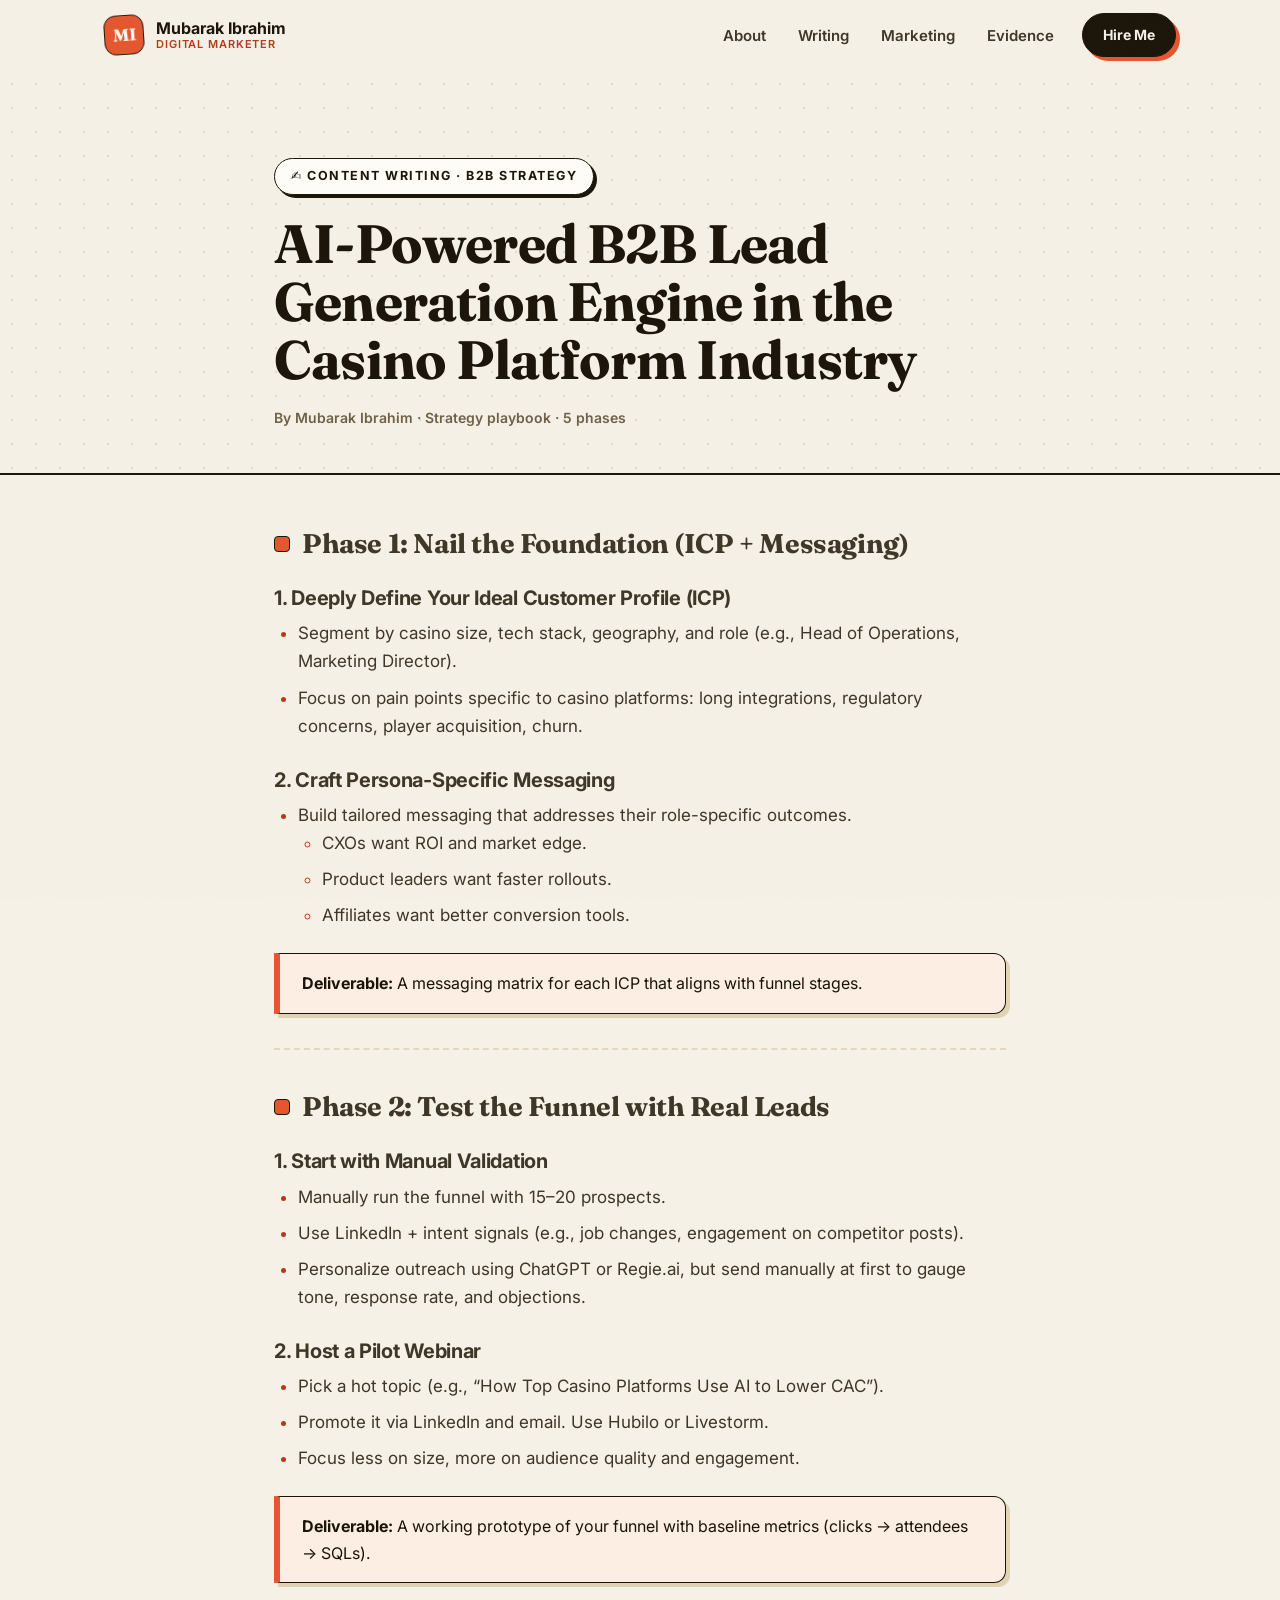
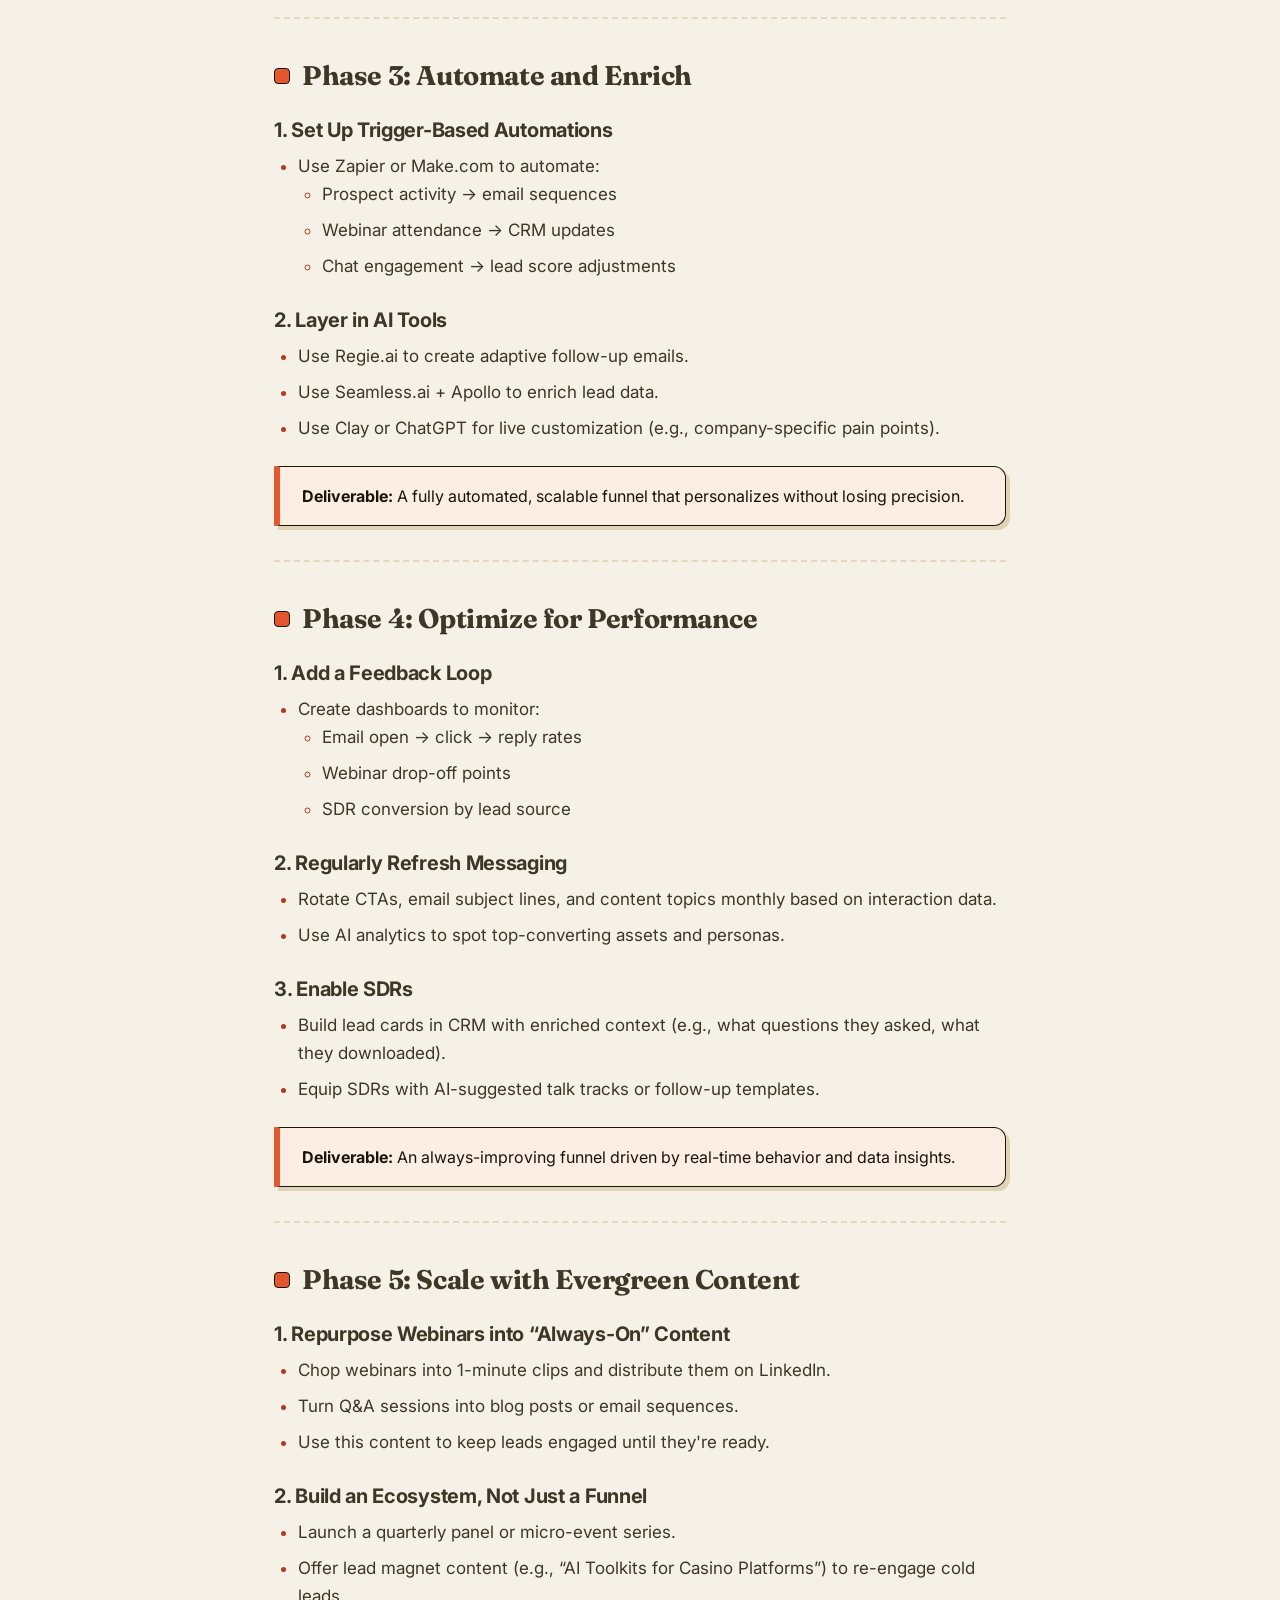
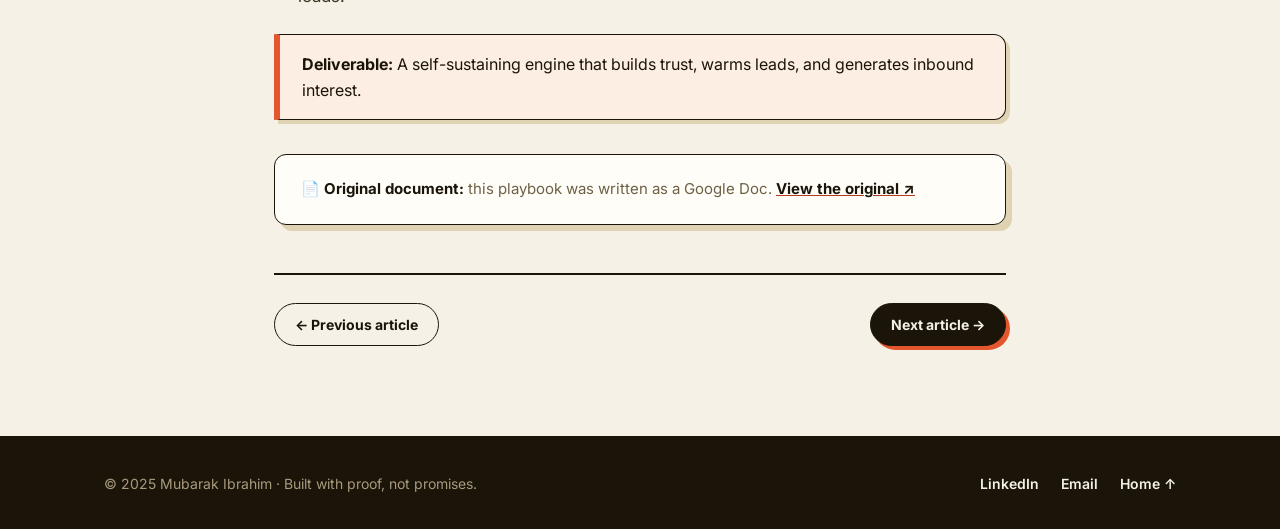
<file: articles/b2b-lead-generation.html>
<!DOCTYPE html>
<html lang="en">
<head>
  <meta charset="UTF-8" />
  <meta name="viewport" content="width=device-width, initial-scale=1.0" />
  <title>AI-Powered B2B Lead Generation Engine — Mubarak Ibrahim</title>
  <meta name="description" content="B2B strategy playbook by Mubarak Ibrahim: a 5-phase plan for building an AI-powered lead generation engine in the casino platform industry." />
  <link rel="icon" href="data:image/svg+xml,%3Csvg xmlns='http://www.w3.org/2000/svg' viewBox='0 0 64 64'%3E%3Crect width='64' height='64' rx='14' fill='%231c1917'/%3E%3Ctext x='32' y='43' font-family='Georgia,serif' font-size='30' font-weight='bold' fill='white' text-anchor='middle'%3EMI%3C/text%3E%3C/svg%3E" />
  <link rel="preconnect" href="https://fonts.googleapis.com" />
  <link rel="preconnect" href="https://fonts.gstatic.com" crossorigin />
  <link href="https://fonts.googleapis.com/css2?family=Fraunces:opsz,wght@9..144,500;9..144,600;9..144,700&family=Inter:wght@400;500;600;700&display=swap" rel="stylesheet" />
  <link rel="stylesheet" href="../assets/css/style.css" />
</head>
<body>
  <nav class="nav" id="nav">
    <div class="nav-inner">
      <a class="brand" href="../index.html">
        <span class="brand-mark">MI</span>
        <span class="brand-name">Mubarak Ibrahim<small>Digital Marketer</small></span>
      </a>
      <ul class="nav-links" id="navLinks">
        <li><a href="../index.html#about">About</a></li>
        <li><a href="../index.html#writing">Writing</a></li>
        <li><a href="../index.html#marketing">Marketing</a></li>
        <li><a href="../index.html#evidence">Evidence</a></li>
        <li class="nav-cta"><a class="btn btn-primary btn-sm" href="../index.html#contact">Hire Me</a></li>
      </ul>
      <button class="hamburger" id="hamburger" aria-label="Menu" aria-expanded="false">☰</button>
    </div>
  </nav>

  <header class="article-hero">
    <div class="container">
      <span class="eyebrow">✍️ Content Writing · B2B Strategy</span>
      <h1>AI-Powered B2B Lead Generation Engine in the Casino Platform Industry</h1>
      <p class="article-meta">By Mubarak Ibrahim · Strategy playbook · 5 phases</p>
    </div>
  </header>

  <article class="article-body">
    <div class="container prose">
      <h2>Phase 1: Nail the Foundation (ICP + Messaging)</h2>
      <h3>1. Deeply Define Your Ideal Customer Profile (ICP)</h3>
      <ul>
        <li>Segment by casino size, tech stack, geography, and role (e.g., Head of Operations, Marketing Director).</li>
        <li>Focus on pain points specific to casino platforms: long integrations, regulatory concerns, player acquisition, churn.</li>
      </ul>
      <h3>2. Craft Persona-Specific Messaging</h3>
      <ul>
        <li>Build tailored messaging that addresses their role-specific outcomes.
          <ul>
            <li>CXOs want ROI and market edge.</li>
            <li>Product leaders want faster rollouts.</li>
            <li>Affiliates want better conversion tools.</li>
          </ul>
        </li>
      </ul>
      <blockquote><strong>Deliverable:</strong> A messaging matrix for each ICP that aligns with funnel stages.</blockquote>
      <hr />

      <h2>Phase 2: Test the Funnel with Real Leads</h2>
      <h3>1. Start with Manual Validation</h3>
      <ul>
        <li>Manually run the funnel with 15–20 prospects.</li>
        <li>Use LinkedIn + intent signals (e.g., job changes, engagement on competitor posts).</li>
        <li>Personalize outreach using ChatGPT or Regie.ai, but send manually at first to gauge tone, response rate, and objections.</li>
      </ul>
      <h3>2. Host a Pilot Webinar</h3>
      <ul>
        <li>Pick a hot topic (e.g., “How Top Casino Platforms Use AI to Lower CAC”).</li>
        <li>Promote it via LinkedIn and email. Use Hubilo or Livestorm.</li>
        <li>Focus less on size, more on audience quality and engagement.</li>
      </ul>
      <blockquote><strong>Deliverable:</strong> A working prototype of your funnel with baseline metrics (clicks → attendees → SQLs).</blockquote>
      <hr />

      <h2>Phase 3: Automate and Enrich</h2>
      <h3>1. Set Up Trigger-Based Automations</h3>
      <ul>
        <li>Use Zapier or Make.com to automate:
          <ul>
            <li>Prospect activity → email sequences</li>
            <li>Webinar attendance → CRM updates</li>
            <li>Chat engagement → lead score adjustments</li>
          </ul>
        </li>
      </ul>
      <h3>2. Layer in AI Tools</h3>
      <ul>
        <li>Use Regie.ai to create adaptive follow-up emails.</li>
        <li>Use Seamless.ai + Apollo to enrich lead data.</li>
        <li>Use Clay or ChatGPT for live customization (e.g., company-specific pain points).</li>
      </ul>
      <blockquote><strong>Deliverable:</strong> A fully automated, scalable funnel that personalizes without losing precision.</blockquote>
      <hr />

      <h2>Phase 4: Optimize for Performance</h2>
      <h3>1. Add a Feedback Loop</h3>
      <ul>
        <li>Create dashboards to monitor:
          <ul>
            <li>Email open → click → reply rates</li>
            <li>Webinar drop-off points</li>
            <li>SDR conversion by lead source</li>
          </ul>
        </li>
      </ul>
      <h3>2. Regularly Refresh Messaging</h3>
      <ul>
        <li>Rotate CTAs, email subject lines, and content topics monthly based on interaction data.</li>
        <li>Use AI analytics to spot top-converting assets and personas.</li>
      </ul>
      <h3>3. Enable SDRs</h3>
      <ul>
        <li>Build lead cards in CRM with enriched context (e.g., what questions they asked, what they downloaded).</li>
        <li>Equip SDRs with AI-suggested talk tracks or follow-up templates.</li>
      </ul>
      <blockquote><strong>Deliverable:</strong> An always-improving funnel driven by real-time behavior and data insights.</blockquote>
      <hr />

      <h2>Phase 5: Scale with Evergreen Content</h2>
      <h3>1. Repurpose Webinars into “Always-On” Content</h3>
      <ul>
        <li>Chop webinars into 1-minute clips and distribute them on LinkedIn.</li>
        <li>Turn Q&amp;A sessions into blog posts or email sequences.</li>
        <li>Use this content to keep leads engaged until they're ready.</li>
      </ul>
      <h3>2. Build an Ecosystem, Not Just a Funnel</h3>
      <ul>
        <li>Launch a quarterly panel or micro-event series.</li>
        <li>Offer lead magnet content (e.g., “AI Toolkits for Casino Platforms”) to re-engage cold leads.</li>
      </ul>
      <blockquote><strong>Deliverable:</strong> A self-sustaining engine that builds trust, warms leads, and generates inbound interest.</blockquote>

      <div class="callout">
        <p>📄 <strong>Original document:</strong> this playbook was written as a Google Doc.
          <a href="https://drive.google.com/file/d/11D16DRTC5qL5moirmEOJ-NyrhL7PH-spTAf7kSePG1E/view" target="_blank" rel="noopener"><strong>View the original ↗</strong></a>
        </p>
      </div>

      <div class="article-nav">
        <a class="btn btn-ghost btn-sm" href="yzy-memecoin.html">← Previous article</a>
        <a class="btn btn-primary btn-sm" href="volkswagen-esg.html">Next article →</a>
      </div>
    </div>
  </article>

  <footer>
    <div class="container footer-inner">
      <p>© 2025 Mubarak Ibrahim · Built with proof, not promises.</p>
      <div class="footer-links">
        <a href="https://www.linkedin.com/in/ibrahim-mubarak-333363290" target="_blank" rel="noopener">LinkedIn</a>
        <a href="mailto:Oyinwonuoola@gmail.com">Email</a>
        <a href="../index.html">Home ↑</a>
      </div>
    </div>
  </footer>
  <script src="../assets/js/main.js"></script>
</body>
</html>
</file>
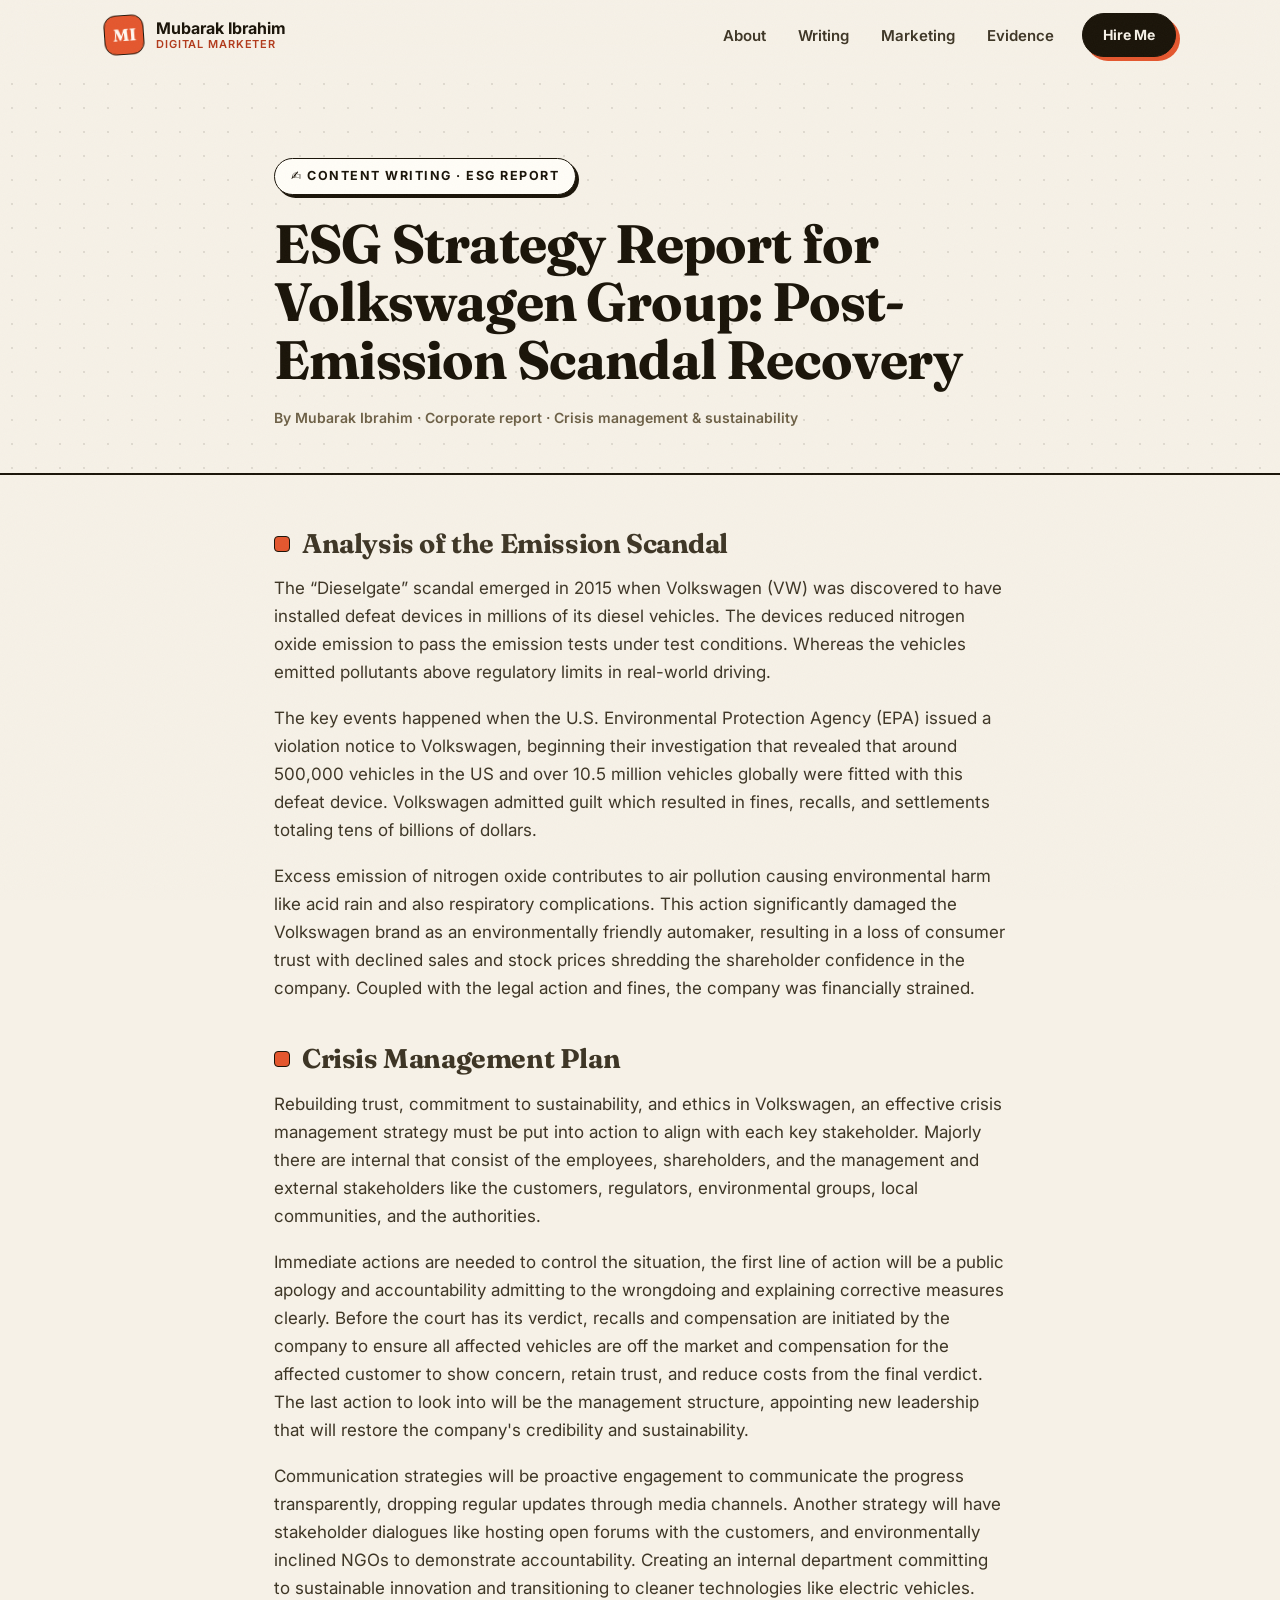
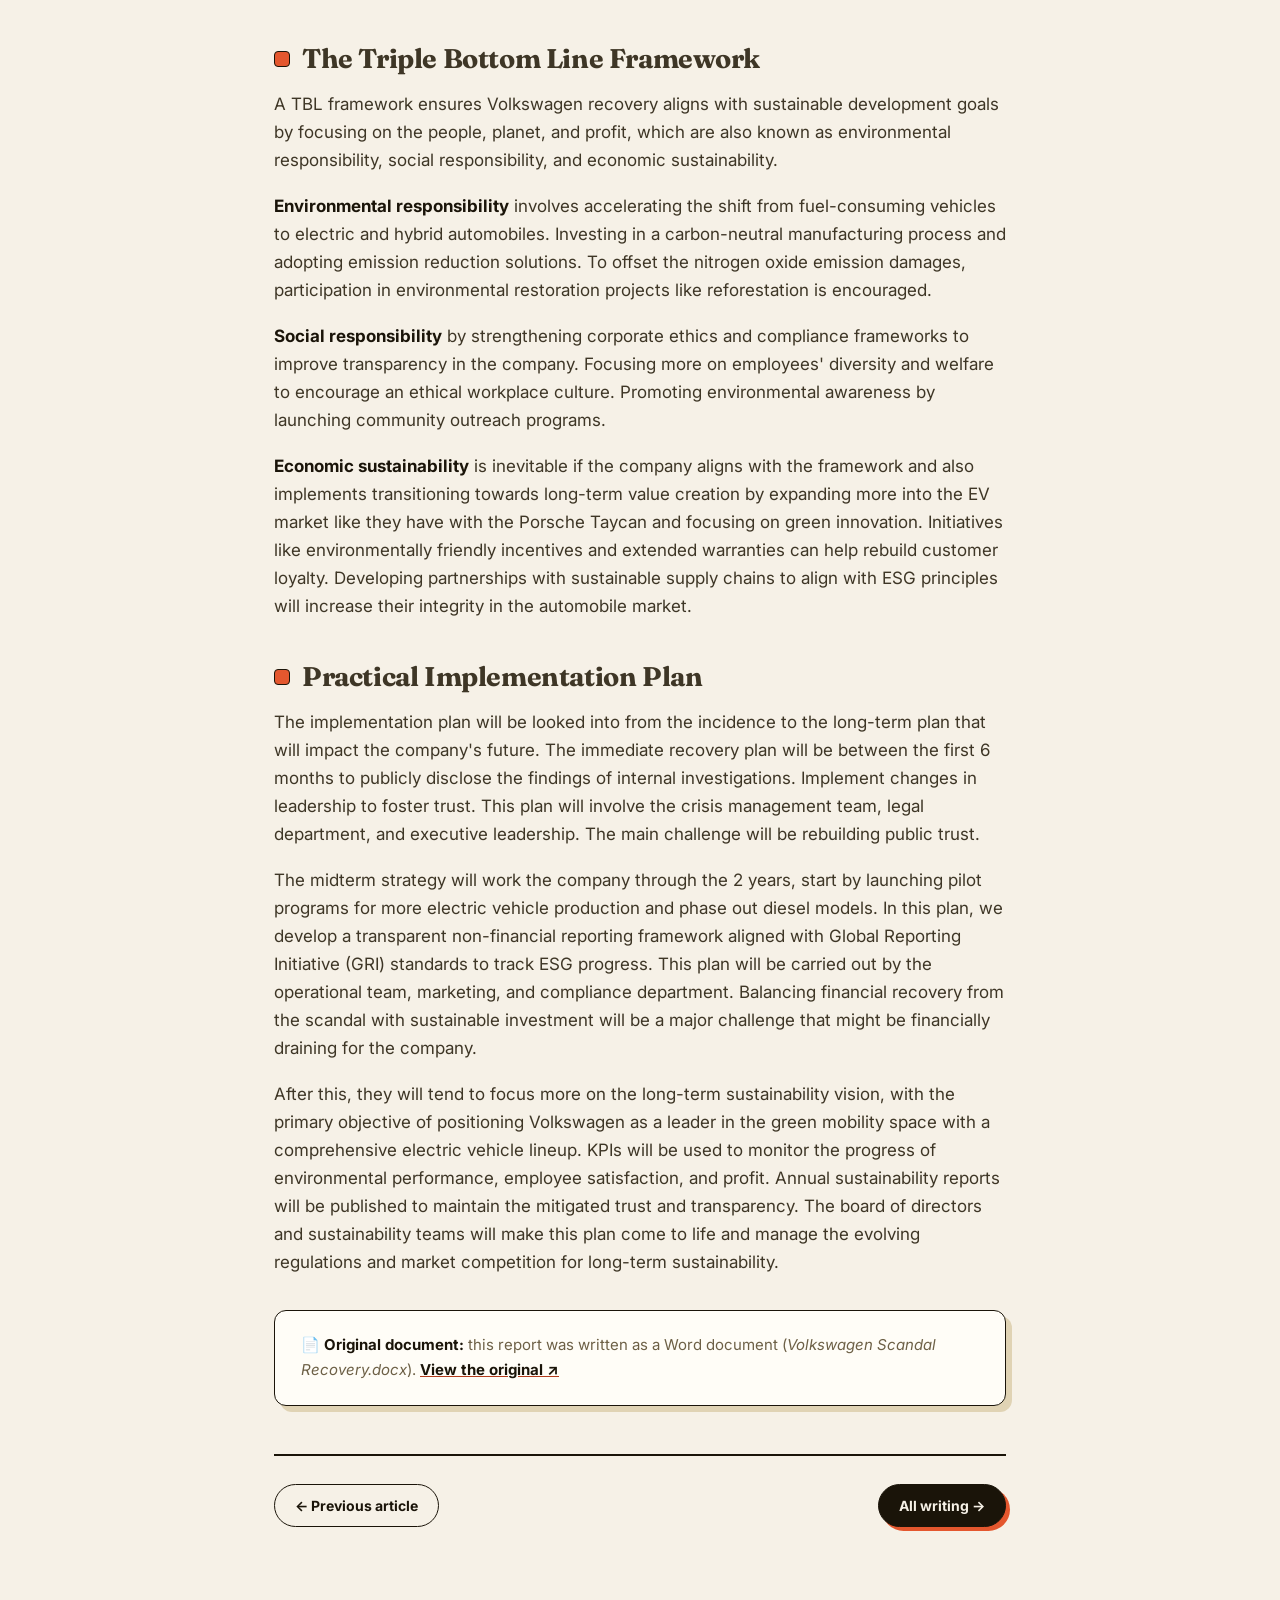
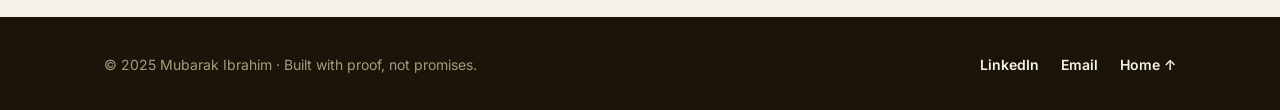
<file: articles/volkswagen-esg.html>
<!DOCTYPE html>
<html lang="en">
<head>
  <meta charset="UTF-8" />
  <meta name="viewport" content="width=device-width, initial-scale=1.0" />
  <title>ESG Strategy Report: Volkswagen's Post-Emission Scandal Recovery — Mubarak Ibrahim</title>
  <meta name="description" content="Corporate ESG report by Mubarak Ibrahim: a post-Dieselgate recovery strategy for Volkswagen Group — crisis management, triple bottom line, and implementation roadmap." />
  <link rel="icon" href="data:image/svg+xml,%3Csvg xmlns='http://www.w3.org/2000/svg' viewBox='0 0 64 64'%3E%3Crect width='64' height='64' rx='14' fill='%231c1917'/%3E%3Ctext x='32' y='43' font-family='Georgia,serif' font-size='30' font-weight='bold' fill='white' text-anchor='middle'%3EMI%3C/text%3E%3C/svg%3E" />
  <link rel="preconnect" href="https://fonts.googleapis.com" />
  <link rel="preconnect" href="https://fonts.gstatic.com" crossorigin />
  <link href="https://fonts.googleapis.com/css2?family=Fraunces:opsz,wght@9..144,500;9..144,600;9..144,700&family=Inter:wght@400;500;600;700&display=swap" rel="stylesheet" />
  <link rel="stylesheet" href="../assets/css/style.css" />
</head>
<body>
  <nav class="nav" id="nav">
    <div class="nav-inner">
      <a class="brand" href="../index.html">
        <span class="brand-mark">MI</span>
        <span class="brand-name">Mubarak Ibrahim<small>Digital Marketer</small></span>
      </a>
      <ul class="nav-links" id="navLinks">
        <li><a href="../index.html#about">About</a></li>
        <li><a href="../index.html#writing">Writing</a></li>
        <li><a href="../index.html#marketing">Marketing</a></li>
        <li><a href="../index.html#evidence">Evidence</a></li>
        <li class="nav-cta"><a class="btn btn-primary btn-sm" href="../index.html#contact">Hire Me</a></li>
      </ul>
      <button class="hamburger" id="hamburger" aria-label="Menu" aria-expanded="false">☰</button>
    </div>
  </nav>

  <header class="article-hero">
    <div class="container">
      <span class="eyebrow">✍️ Content Writing · ESG Report</span>
      <h1>ESG Strategy Report for Volkswagen Group: Post-Emission Scandal Recovery</h1>
      <p class="article-meta">By Mubarak Ibrahim · Corporate report · Crisis management &amp; sustainability</p>
    </div>
  </header>

  <article class="article-body">
    <div class="container prose">
      <h2>Analysis of the Emission Scandal</h2>

      <p>The “Dieselgate” scandal emerged in 2015 when Volkswagen (VW) was discovered to have installed defeat devices in millions of its diesel vehicles. The devices reduced nitrogen oxide emission to pass the emission tests under test conditions. Whereas the vehicles emitted pollutants above regulatory limits in real-world driving.</p>

      <p>The key events happened when the U.S. Environmental Protection Agency (EPA) issued a violation notice to Volkswagen, beginning their investigation that revealed that around 500,000 vehicles in the US and over 10.5 million vehicles globally were fitted with this defeat device. Volkswagen admitted guilt which resulted in fines, recalls, and settlements totaling tens of billions of dollars.</p>

      <p>Excess emission of nitrogen oxide contributes to air pollution causing environmental harm like acid rain and also respiratory complications. This action significantly damaged the Volkswagen brand as an environmentally friendly automaker, resulting in a loss of consumer trust with declined sales and stock prices shredding the shareholder confidence in the company. Coupled with the legal action and fines, the company was financially strained.</p>

      <h2>Crisis Management Plan</h2>

      <p>Rebuilding trust, commitment to sustainability, and ethics in Volkswagen, an effective crisis management strategy must be put into action to align with each key stakeholder. Majorly there are internal that consist of the employees, shareholders, and the management and external stakeholders like the customers, regulators, environmental groups, local communities, and the authorities.</p>

      <p>Immediate actions are needed to control the situation, the first line of action will be a public apology and accountability admitting to the wrongdoing and explaining corrective measures clearly. Before the court has its verdict, recalls and compensation are initiated by the company to ensure all affected vehicles are off the market and compensation for the affected customer to show concern, retain trust, and reduce costs from the final verdict. The last action to look into will be the management structure, appointing new leadership that will restore the company's credibility and sustainability.</p>

      <p>Communication strategies will be proactive engagement to communicate the progress transparently, dropping regular updates through media channels. Another strategy will have stakeholder dialogues like hosting open forums with the customers, and environmentally inclined NGOs to demonstrate accountability. Creating an internal department committing to sustainable innovation and transitioning to cleaner technologies like electric vehicles.</p>

      <h2>The Triple Bottom Line Framework</h2>

      <p>A TBL framework ensures Volkswagen recovery aligns with sustainable development goals by focusing on the people, planet, and profit, which are also known as environmental responsibility, social responsibility, and economic sustainability.</p>

      <p><strong>Environmental responsibility</strong> involves accelerating the shift from fuel-consuming vehicles to electric and hybrid automobiles. Investing in a carbon-neutral manufacturing process and adopting emission reduction solutions. To offset the nitrogen oxide emission damages, participation in environmental restoration projects like reforestation is encouraged.</p>

      <p><strong>Social responsibility</strong> by strengthening corporate ethics and compliance frameworks to improve transparency in the company. Focusing more on employees' diversity and welfare to encourage an ethical workplace culture. Promoting environmental awareness by launching community outreach programs.</p>

      <p><strong>Economic sustainability</strong> is inevitable if the company aligns with the framework and also implements transitioning towards long-term value creation by expanding more into the EV market like they have with the Porsche Taycan and focusing on green innovation. Initiatives like environmentally friendly incentives and extended warranties can help rebuild customer loyalty. Developing partnerships with sustainable supply chains to align with ESG principles will increase their integrity in the automobile market.</p>

      <h2>Practical Implementation Plan</h2>

      <p>The implementation plan will be looked into from the incidence to the long-term plan that will impact the company's future. The immediate recovery plan will be between the first 6 months to publicly disclose the findings of internal investigations. Implement changes in leadership to foster trust. This plan will involve the crisis management team, legal department, and executive leadership. The main challenge will be rebuilding public trust.</p>

      <p>The midterm strategy will work the company through the 2 years, start by launching pilot programs for more electric vehicle production and phase out diesel models. In this plan, we develop a transparent non-financial reporting framework aligned with Global Reporting Initiative (GRI) standards to track ESG progress. This plan will be carried out by the operational team, marketing, and compliance department. Balancing financial recovery from the scandal with sustainable investment will be a major challenge that might be financially draining for the company.</p>

      <p>After this, they will tend to focus more on the long-term sustainability vision, with the primary objective of positioning Volkswagen as a leader in the green mobility space with a comprehensive electric vehicle lineup. KPIs will be used to monitor the progress of environmental performance, employee satisfaction, and profit. Annual sustainability reports will be published to maintain the mitigated trust and transparency. The board of directors and sustainability teams will make this plan come to life and manage the evolving regulations and market competition for long-term sustainability.</p>

      <div class="callout">
        <p>📄 <strong>Original document:</strong> this report was written as a Word document (<em>Volkswagen Scandal Recovery.docx</em>).
          <a href="https://drive.google.com/file/d/1rjMRXbpgLOSpxG6YwfJzLoMmj19BBimt/view" target="_blank" rel="noopener"><strong>View the original ↗</strong></a>
        </p>
      </div>

      <div class="article-nav">
        <a class="btn btn-ghost btn-sm" href="b2b-lead-generation.html">← Previous article</a>
        <a class="btn btn-primary btn-sm" href="../index.html#writing">All writing →</a>
      </div>
    </div>
  </article>

  <footer>
    <div class="container footer-inner">
      <p>© 2025 Mubarak Ibrahim · Built with proof, not promises.</p>
      <div class="footer-links">
        <a href="https://www.linkedin.com/in/ibrahim-mubarak-333363290" target="_blank" rel="noopener">LinkedIn</a>
        <a href="mailto:Oyinwonuoola@gmail.com">Email</a>
        <a href="../index.html">Home ↑</a>
      </div>
    </div>
  </footer>
  <script src="../assets/js/main.js"></script>
</body>
</html>
</file>
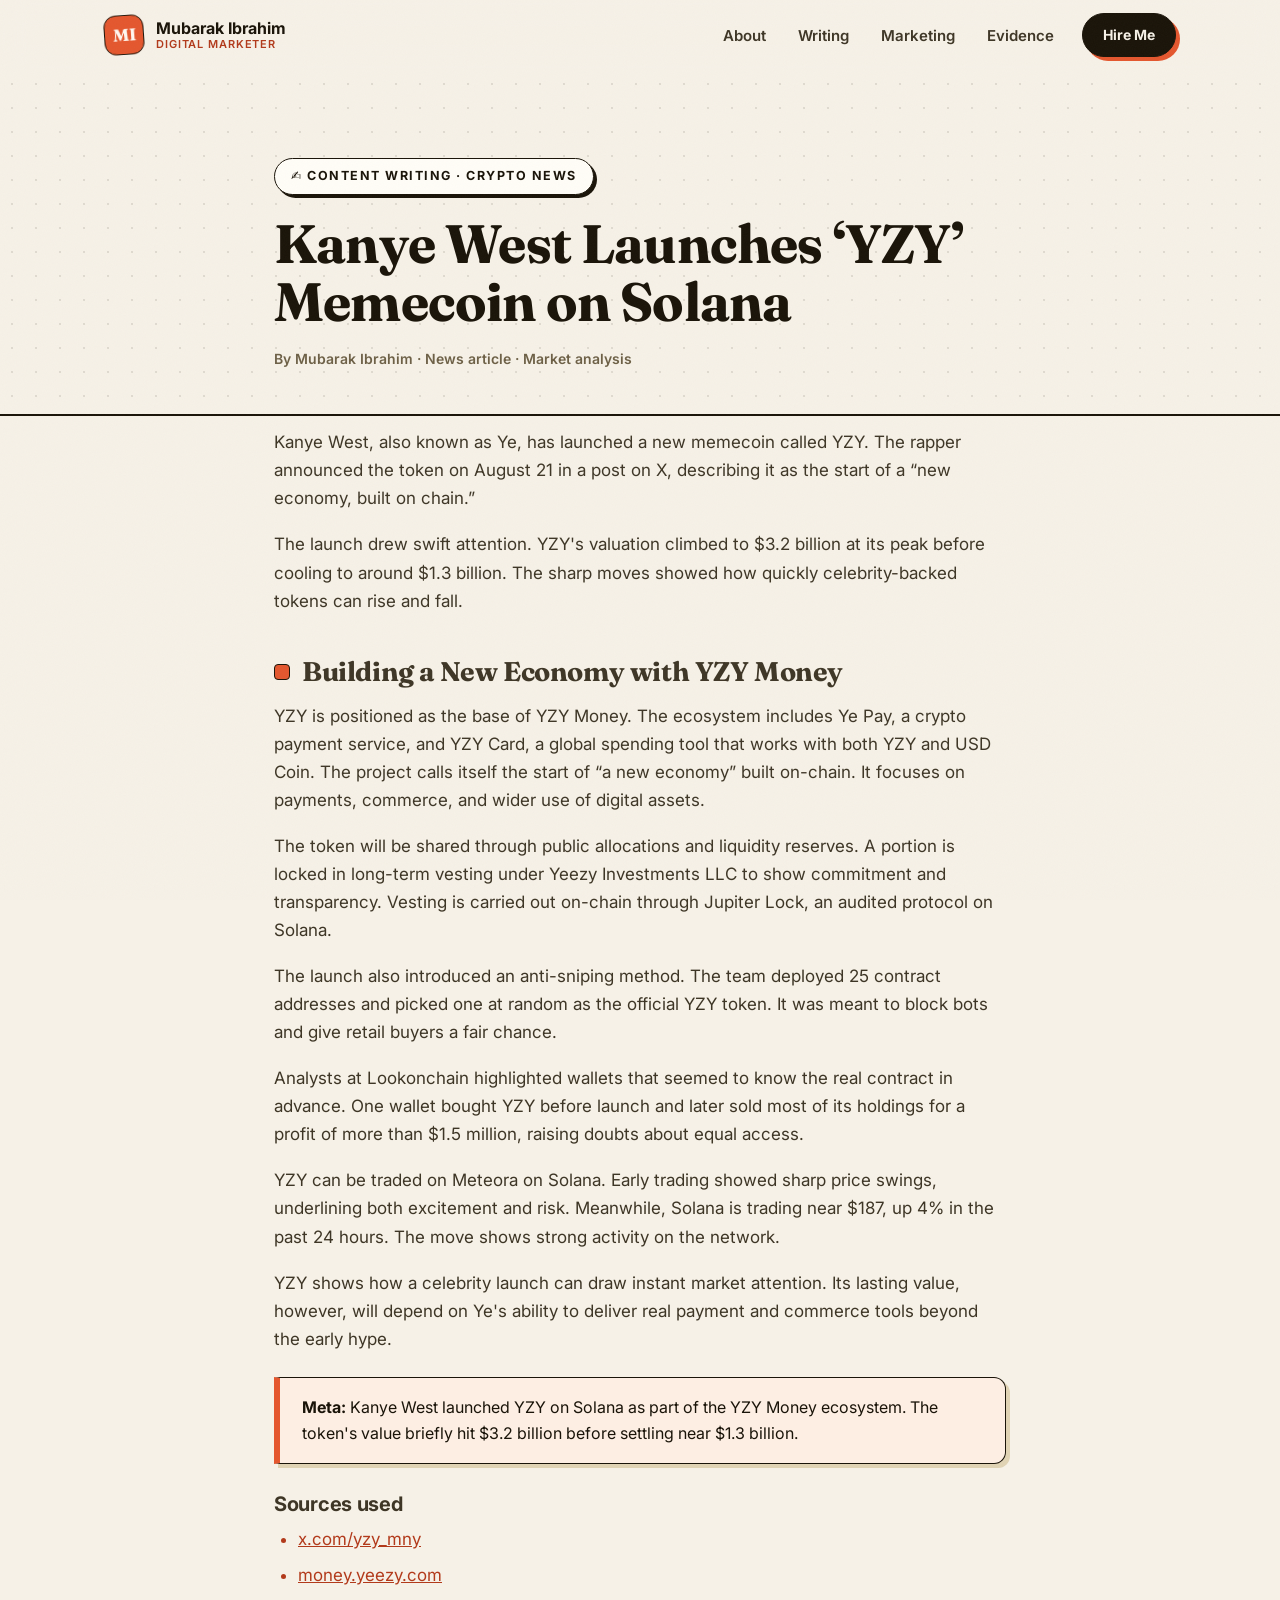
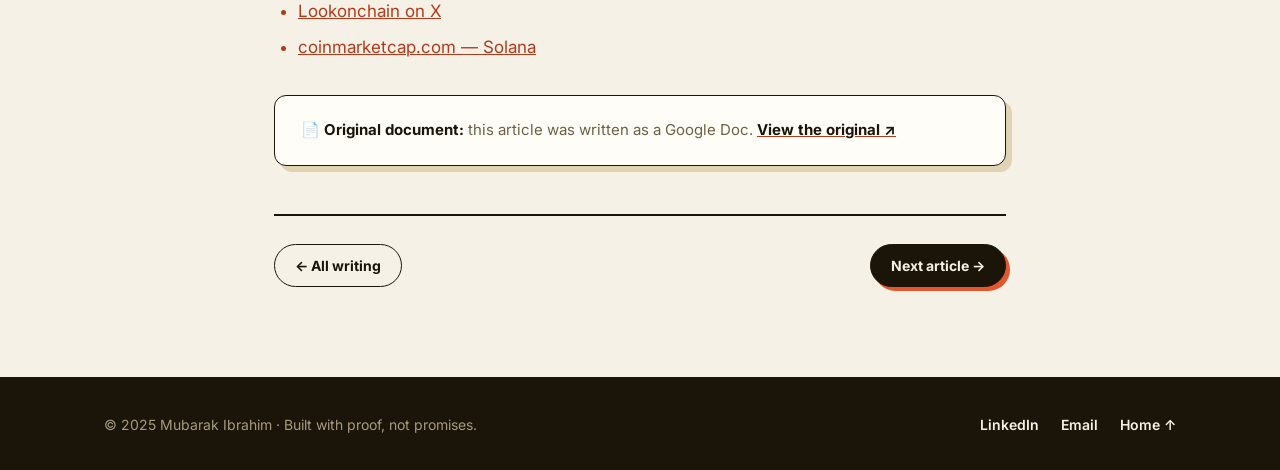
<file: articles/yzy-memecoin.html>
<!DOCTYPE html>
<html lang="en">
<head>
  <meta charset="UTF-8" />
  <meta name="viewport" content="width=device-width, initial-scale=1.0" />
  <title>Kanye West Launches ‘YZY’ Memecoin on Solana — Mubarak Ibrahim</title>
  <meta name="description" content="Crypto news article by Mubarak Ibrahim: Kanye West launches the YZY memecoin on Solana as part of the YZY Money ecosystem." />
  <link rel="icon" href="data:image/svg+xml,%3Csvg xmlns='http://www.w3.org/2000/svg' viewBox='0 0 64 64'%3E%3Crect width='64' height='64' rx='14' fill='%231c1917'/%3E%3Ctext x='32' y='43' font-family='Georgia,serif' font-size='30' font-weight='bold' fill='white' text-anchor='middle'%3EMI%3C/text%3E%3C/svg%3E" />
  <link rel="preconnect" href="https://fonts.googleapis.com" />
  <link rel="preconnect" href="https://fonts.gstatic.com" crossorigin />
  <link href="https://fonts.googleapis.com/css2?family=Fraunces:opsz,wght@9..144,500;9..144,600;9..144,700&family=Inter:wght@400;500;600;700&display=swap" rel="stylesheet" />
  <link rel="stylesheet" href="../assets/css/style.css" />
</head>
<body>
  <nav class="nav" id="nav">
    <div class="nav-inner">
      <a class="brand" href="../index.html">
        <span class="brand-mark">MI</span>
        <span class="brand-name">Mubarak Ibrahim<small>Digital Marketer</small></span>
      </a>
      <ul class="nav-links" id="navLinks">
        <li><a href="../index.html#about">About</a></li>
        <li><a href="../index.html#writing">Writing</a></li>
        <li><a href="../index.html#marketing">Marketing</a></li>
        <li><a href="../index.html#evidence">Evidence</a></li>
        <li class="nav-cta"><a class="btn btn-primary btn-sm" href="../index.html#contact">Hire Me</a></li>
      </ul>
      <button class="hamburger" id="hamburger" aria-label="Menu" aria-expanded="false">☰</button>
    </div>
  </nav>

  <header class="article-hero">
    <div class="container">
      <span class="eyebrow">✍️ Content Writing · Crypto News</span>
      <h1>Kanye West Launches ‘YZY’ Memecoin on Solana</h1>
      <p class="article-meta">By Mubarak Ibrahim · News article · Market analysis</p>
    </div>
  </header>

  <article class="article-body">
    <div class="container prose">
      <p>Kanye West, also known as Ye, has launched a new memecoin called YZY. The rapper announced the token on August 21 in a post on X, describing it as the start of a “new economy, built on chain.”</p>

      <p>The launch drew swift attention. YZY's valuation climbed to $3.2 billion at its peak before cooling to around $1.3 billion. The sharp moves showed how quickly celebrity-backed tokens can rise and fall.</p>

      <h2>Building a New Economy with YZY Money</h2>

      <p>YZY is positioned as the base of YZY Money. The ecosystem includes Ye Pay, a crypto payment service, and YZY Card, a global spending tool that works with both YZY and USD Coin. The project calls itself the start of “a new economy” built on-chain. It focuses on payments, commerce, and wider use of digital assets.</p>

      <p>The token will be shared through public allocations and liquidity reserves. A portion is locked in long-term vesting under Yeezy Investments LLC to show commitment and transparency. Vesting is carried out on-chain through Jupiter Lock, an audited protocol on Solana.</p>

      <p>The launch also introduced an anti-sniping method. The team deployed 25 contract addresses and picked one at random as the official YZY token. It was meant to block bots and give retail buyers a fair chance.</p>

      <p>Analysts at Lookonchain highlighted wallets that seemed to know the real contract in advance. One wallet bought YZY before launch and later sold most of its holdings for a profit of more than $1.5 million, raising doubts about equal access.</p>

      <p>YZY can be traded on Meteora on Solana. Early trading showed sharp price swings, underlining both excitement and risk. Meanwhile, Solana is trading near $187, up 4% in the past 24 hours. The move shows strong activity on the network.</p>

      <p>YZY shows how a celebrity launch can draw instant market attention. Its lasting value, however, will depend on Ye's ability to deliver real payment and commerce tools beyond the early hype.</p>

      <blockquote><strong>Meta:</strong> Kanye West launched YZY on Solana as part of the YZY Money ecosystem. The token's value briefly hit $3.2 billion before settling near $1.3 billion.</blockquote>

      <h3>Sources used</h3>
      <ul>
        <li><a href="https://x.com/yzy_mny" target="_blank" rel="noopener">x.com/yzy_mny</a></li>
        <li><a href="https://money.yeezy.com/" target="_blank" rel="noopener">money.yeezy.com</a></li>
        <li><a href="https://x.com/lookonchain/status/1958355708010975580" target="_blank" rel="noopener">Lookonchain on X</a></li>
        <li><a href="https://coinmarketcap.com/currencies/solana/" target="_blank" rel="noopener">coinmarketcap.com — Solana</a></li>
      </ul>

      <div class="callout">
        <p>📄 <strong>Original document:</strong> this article was written as a Google Doc.
          <a href="https://drive.google.com/file/d/1-a0sJqhmX3QsgvcOfZs9fnZiYoQkZNGd2jI4k3p58xU/view" target="_blank" rel="noopener"><strong>View the original ↗</strong></a>
        </p>
      </div>

      <div class="article-nav">
        <a class="btn btn-ghost btn-sm" href="../index.html#writing">← All writing</a>
        <a class="btn btn-primary btn-sm" href="b2b-lead-generation.html">Next article →</a>
      </div>
    </div>
  </article>

  <footer>
    <div class="container footer-inner">
      <p>© 2025 Mubarak Ibrahim · Built with proof, not promises.</p>
      <div class="footer-links">
        <a href="https://www.linkedin.com/in/ibrahim-mubarak-333363290" target="_blank" rel="noopener">LinkedIn</a>
        <a href="mailto:Oyinwonuoola@gmail.com">Email</a>
        <a href="../index.html">Home ↑</a>
      </div>
    </div>
  </footer>
  <script src="../assets/js/main.js"></script>
</body>
</html>
</file>
<file: assets/css/style.css>
/* ============================================================
   Mubarak Ibrahim — Portfolio
   Identity: warm paper · ink · burnt orange (editorial minimal)
   ============================================================ */
:root {
  --paper: #f6f1e7;
  --paper-2: #efe7d6;
  --surface: #fffdf7;
  --ink: #1a1409;
  --ink-2: #3e3626;
  --muted: #6d6046;
  --faint: #97876a;
  --line: #e3d8bf;
  --sand-shadow: #e0d3b4;
  --accent: #e4572e;
  --accent-dark: #b23a1b;
  --accent-soft: #fdeee3;
  --marker: #f6c453;
  --pine: #16302a;
  --pine-2: #1e3f35;
  --radius: 16px;
  --shadow-sm: 0 1px 2px rgba(26, 20, 9, 0.08);
  --shadow-card: 6px 6px 0 var(--sand-shadow);
  --shadow-card-hover: 9px 9px 0 var(--ink);
  --font-body: "Inter", system-ui, -apple-system, "Segoe UI", Roboto, Arial, sans-serif;
  --font-display: "Fraunces", Georgia, "Times New Roman", serif;
  --max-w: 1120px;
}

* { box-sizing: border-box; margin: 0; padding: 0; }
html { scroll-behavior: smooth; }
body {
  counter-reset: sec;
  font-family: var(--font-body);
  background: var(--paper);
  color: var(--ink);
  line-height: 1.65;
  font-size: 16px;
  -webkit-font-smoothing: antialiased;
}
/* film grain over everything */
body::after {
  content: ""; position: fixed; inset: 0; z-index: 999; pointer-events: none; opacity: 0.05;
  background-image: url("data:image/svg+xml,%3Csvg xmlns='http://www.w3.org/2000/svg' width='160' height='160'%3E%3Cfilter id='n'%3E%3CfeTurbulence type='fractalNoise' baseFrequency='0.9' numOctaves='2'/%3E%3C/filter%3E%3Crect width='160' height='160' filter='url(%23n)' opacity='0.6'/%3E%3C/svg%3E");
}
::selection { background: var(--accent); color: #fff; }
img { max-width: 100%; display: block; }
a { color: var(--accent-dark); }
section { scroll-margin-top: 84px; }
::-webkit-scrollbar { width: 12px; }
::-webkit-scrollbar-track { background: var(--paper); }
::-webkit-scrollbar-thumb { background: var(--ink); border-radius: 8px; border: 3px solid var(--paper); }

.container { max-width: var(--max-w); margin: 0 auto; padding: 0 24px; }
.section { padding: 96px 0; counter-increment: sec; }
.section-alt { background: var(--paper-2); border-top: 2px solid var(--ink); border-bottom: 2px solid var(--ink); }

/* ---------- Typography ---------- */
h1, h2, h3 { font-family: var(--font-display); line-height: 1.08; letter-spacing: -0.015em; }
.section-head { margin-bottom: 48px; max-width: 760px; }
.section-head::before {
  content: "0" counter(sec) " ——";
  display: block; font-family: var(--font-body);
  font-weight: 700; font-size: 13px; letter-spacing: 0.22em;
  color: var(--accent-dark); margin-bottom: 14px;
}
.eyebrow {
  display: inline-flex; align-items: center; gap: 8px;
  font-size: 12.5px; font-weight: 700; letter-spacing: 0.12em; text-transform: uppercase;
  color: var(--ink); background: var(--surface);
  border: 1.5px solid var(--ink); box-shadow: 3px 3px 0 var(--ink);
  padding: 7px 16px; border-radius: 999px; margin-bottom: 20px;
}
.section-title { font-size: clamp(32px, 4.6vw, 48px); margin-bottom: 14px; }
.section-lead { color: var(--muted); font-size: 18px; max-width: 680px; }

/* ---------- Buttons ---------- */
.btn {
  display: inline-flex; align-items: center; gap: 8px;
  font-weight: 700; font-size: 15px; text-decoration: none;
  padding: 13px 28px; border-radius: 999px;
  border: 1.5px solid var(--ink);
  transition: transform 0.15s ease, box-shadow 0.15s ease, background 0.15s ease, color 0.15s ease;
  cursor: pointer;
}
.btn-primary { background: var(--ink); color: var(--paper); box-shadow: 4px 4px 0 var(--accent); }
.btn-primary:hover { transform: translate(-2px, -2px); box-shadow: 6px 6px 0 var(--accent); }
.btn-primary:active { transform: translate(2px, 2px); box-shadow: 0 0 0 var(--accent); }
.btn-accent { background: var(--accent); color: #fff8f1; box-shadow: 4px 4px 0 var(--ink); }
.btn-accent:hover { background: var(--accent-dark); transform: translate(-2px, -2px); box-shadow: 6px 6px 0 var(--ink); }
.btn-accent:active { transform: translate(2px, 2px); box-shadow: 0 0 0 var(--ink); }
.btn-ghost { background: transparent; color: var(--ink); box-shadow: 4px 4px 0 transparent; }
.btn-ghost:hover { background: var(--ink); color: var(--paper); transform: translate(-2px, -2px); box-shadow: 6px 6px 0 var(--sand-shadow); }
.btn-sm { padding: 9px 20px; font-size: 14px; }

/* ---------- Nav ---------- */
.nav {
  position: fixed; top: 0; left: 0; right: 0; z-index: 100;
  background: rgba(246, 241, 231, 0.88);
  backdrop-filter: blur(12px); -webkit-backdrop-filter: blur(12px);
  border-bottom: 1.5px solid transparent;
  transition: border-color 0.2s ease;
}
.nav.scrolled { border-bottom-color: var(--ink); }
.nav-inner { max-width: var(--max-w); margin: 0 auto; padding: 0 24px; height: 70px; display: flex; align-items: center; justify-content: space-between; }
.brand { display: flex; align-items: center; gap: 12px; text-decoration: none; color: var(--ink); }
.brand-mark {
  width: 40px; height: 40px; border-radius: 12px;
  background: var(--accent); color: #fff8f1;
  border: 1.5px solid var(--ink);
  display: flex; align-items: center; justify-content: center;
  font-family: var(--font-display); font-weight: 700; font-size: 17px;
  transform: rotate(-4deg);
}
.brand-name { font-weight: 700; font-size: 16px; line-height: 1.2; }
.brand-name small { display: block; font-weight: 600; font-size: 11px; color: var(--accent-dark); text-transform: uppercase; letter-spacing: 0.08em; }
.nav-links { display: flex; align-items: center; gap: 4px; list-style: none; }
.nav-links a:not(.btn) {
  text-decoration: none; color: var(--ink-2); font-weight: 600; font-size: 15px;
  padding: 8px 14px; border-radius: 999px; transition: color 0.15s, background 0.15s;
}
.nav-links a:not(.btn):hover, .nav-links a:not(.btn).active { color: var(--ink); background: rgba(26,20,9,0.07); }
.nav-cta { margin-left: 10px; }
.hamburger { display: none; background: var(--surface); border: 1.5px solid var(--ink); border-radius: 10px; padding: 7px 12px; cursor: pointer; color: var(--ink); font-size: 18px; box-shadow: 3px 3px 0 var(--ink); }

/* ---------- Hero ---------- */
.hero { padding: 172px 0 90px; position: relative; overflow: hidden; }
.hero::before {
  content: ""; position: absolute; inset: 0;
  background-image: radial-gradient(rgba(26,20,9,0.12) 1.2px, transparent 1.2px);
  background-size: 26px 26px;
  mask-image: radial-gradient(ellipse 70% 62% at 50% 28%, black 25%, transparent 75%);
  -webkit-mask-image: radial-gradient(ellipse 70% 62% at 50% 28%, black 25%, transparent 75%);
  pointer-events: none;
}
.hero::after {
  content: ""; position: absolute; top: -180px; right: -140px; width: 560px; height: 560px;
  background: radial-gradient(closest-side, rgba(228,87,46,0.22), transparent 72%);
  pointer-events: none;
}
.hero-inner { position: relative; max-width: 820px; }
.hero h1 { font-size: clamp(52px, 8.5vw, 96px); margin: 0 0 10px; font-weight: 600; }
.hero h1 .amp {
  font-style: italic; font-weight: 500;
  background: linear-gradient(transparent 58%, var(--marker) 58%, var(--marker) 94%, transparent 94%);
  padding: 0 6px;
}
.hero-role { font-size: clamp(18px, 2.6vw, 24px); color: var(--ink-2); font-weight: 500; margin-bottom: 18px; }
.hero-role .amp { color: var(--accent-dark); font-style: italic; font-family: var(--font-display); }
.hero-bio { font-size: 17px; color: var(--muted); max-width: 660px; margin-bottom: 34px; }
.hero-bio strong {
  color: var(--ink); font-weight: 700;
  text-decoration: underline; text-decoration-color: var(--accent);
  text-decoration-thickness: 2px; text-underline-offset: 3px;
}
.hero-actions { display: flex; gap: 14px; flex-wrap: wrap; margin-bottom: 54px; }
.hero-stats { display: flex; flex-wrap: wrap; border-top: 2px solid var(--ink); }
.stat { padding: 20px 36px 0 0; margin-right: 36px; }
.stat + .stat { border-left: 1.5px solid var(--line); padding-left: 36px; }
.stat-num { font-family: var(--font-display); font-size: 36px; font-weight: 700; line-height: 1; }
.stat-num span { color: var(--accent); }
.stat-label { font-size: 12px; color: var(--muted); font-weight: 700; margin-top: 6px; text-transform: uppercase; letter-spacing: 0.08em; }
/* rotating badge */
.hero-badge { position: absolute; top: -6px; right: -30px; width: 132px; height: 132px; }
.hero-badge svg { width: 100%; height: 100%; animation: spin 16s linear infinite; }
.hero-badge text { font-size: 12px; font-weight: 700; letter-spacing: 1px; fill: var(--ink); font-family: var(--font-body); }
.hero-badge-center { position: absolute; inset: 0; display: flex; align-items: center; justify-content: center; }
.hero-badge-center span {
  width: 54px; height: 54px; border-radius: 50%;
  background: var(--accent); color: #fff8f1; font-size: 24px;
  border: 2px solid var(--ink);
  display: flex; align-items: center; justify-content: center;
}
@keyframes spin { to { transform: rotate(360deg); } }

/* ---------- Marquee ---------- */
.marquee {
  background: var(--ink); color: var(--paper);
  overflow: hidden; padding: 15px 0;
  border-top: 2px solid var(--ink); border-bottom: 2px solid var(--ink);
}
.marquee-track { display: flex; width: max-content; animation: marquee 30s linear infinite; }
.marquee:hover .marquee-track { animation-play-state: paused; }
.mq-group { display: flex; align-items: center; }
.mq-item { display: flex; align-items: center; gap: 26px; padding-right: 26px; font-weight: 600; font-size: 15px; white-space: nowrap; }
.mq-star { color: var(--accent); font-size: 17px; }
@keyframes marquee { to { transform: translateX(-50%); } }

/* ---------- About ---------- */
.about-grid { display: grid; grid-template-columns: 1.2fr 1fr; gap: 56px; align-items: start; }
.about-copy p { color: var(--ink-2); margin-bottom: 16px; font-size: 17px; }
.about-copy p strong { color: var(--ink); }
.about-card {
  background: var(--surface); border: 1.5px solid var(--ink); border-radius: var(--radius);
  padding: 32px; box-shadow: var(--shadow-card); position: sticky; top: 100px;
  transition: transform 0.2s ease, box-shadow 0.2s ease;
}
.about-card:hover { transform: translate(-3px, -3px); box-shadow: var(--shadow-card-hover); }
.about-card h3 { font-size: 21px; margin-bottom: 16px; font-family: var(--font-body); font-weight: 700; }
.check-list { list-style: none; }
.check-list li { padding: 10px 0 10px 36px; position: relative; border-bottom: 1.5px dashed var(--line); font-size: 15px; font-weight: 500; }
.check-list li:last-child { border-bottom: none; }
.check-list li::before {
  content: "✓"; position: absolute; left: 0; top: 9px;
  width: 23px; height: 23px; border-radius: 50%;
  background: var(--accent); color: #fff;
  font-size: 13px; font-weight: 700;
  display: flex; align-items: center; justify-content: center;
  border: 1.5px solid var(--ink);
}
.profile-row { display: flex; gap: 14px; margin-top: 22px; padding-top: 22px; border-top: 1.5px solid var(--ink); }
.profile-row .avatar {
  width: 52px; height: 52px; border-radius: 50%; flex-shrink: 0;
  background: var(--ink); color: var(--marker);
  display: flex; align-items: center; justify-content: center;
  font-family: var(--font-display); font-weight: 700; font-size: 20px;
  border: 1.5px solid var(--ink);
}
.profile-row p { font-size: 14px; color: var(--muted); margin: 0 !important; }
.profile-row p strong { display: block; color: var(--ink); font-size: 15px; }

/* ---------- Writing cards ---------- */
.writing-grid { display: grid; grid-template-columns: repeat(3, 1fr); gap: 26px; }
.article-card {
  background: var(--surface); border: 1.5px solid var(--ink); border-radius: var(--radius);
  padding: 30px; display: flex; flex-direction: column;
  box-shadow: var(--shadow-card);
  transition: transform 0.2s ease, box-shadow 0.2s ease;
}
.article-card:hover { transform: translate(-3px, -3px); box-shadow: var(--shadow-card-hover); }
.article-card:nth-child(2) { transform: rotate(0.6deg); }
.article-card:nth-child(2):hover { transform: rotate(0.6deg) translate(-3px, -3px); }
.tag {
  display: inline-block; font-size: 11.5px; font-weight: 700; text-transform: uppercase; letter-spacing: 0.1em;
  color: #fff8f1; background: var(--accent);
  border: 1.5px solid var(--ink); border-radius: 7px;
  padding: 4px 11px; margin-bottom: 16px; align-self: flex-start;
  transform: rotate(-1.2deg);
}
.article-card h3 { font-size: 22px; margin-bottom: 10px; }
.article-card h3 a { color: var(--ink); text-decoration: none; }
.article-card h3 a:hover { color: var(--accent-dark); }
.article-meta { font-size: 13px; color: var(--faint); font-weight: 600; margin-bottom: 12px; }
.article-excerpt { font-size: 15px; color: var(--muted); flex-grow: 1; margin-bottom: 22px; }
.article-actions { display: flex; gap: 12px; flex-wrap: wrap; align-items: center; }
.text-link { font-size: 14px; font-weight: 700; text-decoration: none; display: inline-flex; align-items: center; gap: 6px; color: var(--accent-dark); }
.text-link:hover { text-decoration: underline; text-underline-offset: 3px; }

/* ---------- Projects ---------- */
.projects { display: grid; grid-template-columns: 1fr 1fr; gap: 30px; }
.project-card {
  background: var(--surface); border: 1.5px solid var(--ink); border-radius: var(--radius);
  overflow: hidden; box-shadow: var(--shadow-card);
  transition: transform 0.2s ease, box-shadow 0.2s ease;
  display: flex; flex-direction: column;
}
.project-card:hover { transform: translate(-3px, -3px); box-shadow: var(--shadow-card-hover); }
.browser-frame { border-bottom: 1.5px solid var(--ink); cursor: zoom-in; }
.browser-bar { display: flex; align-items: center; gap: 6px; padding: 10px 14px; background: var(--ink); }
.dot { width: 10px; height: 10px; border-radius: 50%; }
.dot:first-child { background: #ff6b5e; } .dot:nth-child(2) { background: var(--marker); } .dot:nth-child(3) { background: #4ade80; }
.browser-url {
  flex-grow: 1; margin-left: 8px; font-size: 12px; font-weight: 500; color: #d9cdae;
  background: #2c2414; border-radius: 6px; padding: 4px 12px;
  white-space: nowrap; overflow: hidden; text-overflow: ellipsis;
}
.project-cover { height: 300px; overflow: hidden; background: var(--paper-2); }
.project-cover img { width: 100%; height: 100%; object-fit: cover; object-position: top center; transition: transform 0.4s ease; }
.project-card:hover .project-cover img { transform: scale(1.02); }
.project-body { padding: 30px; display: flex; flex-direction: column; flex-grow: 1; }
.project-tags { display: flex; gap: 8px; flex-wrap: wrap; margin-bottom: 14px; }
.mini-tag { font-size: 12px; font-weight: 700; color: var(--ink); background: var(--paper); border: 1.5px solid var(--ink); padding: 3px 11px; border-radius: 999px; }
.project-body h3 { font-size: 26px; margin-bottom: 8px; }
.project-body > p { font-size: 15px; color: var(--muted); margin-bottom: 16px; }
.evidence-list { list-style: none; margin-bottom: 22px; }
.evidence-list li { font-size: 14px; color: var(--muted); padding: 6px 0 6px 28px; position: relative; }
.evidence-list li::before {
  content: "→"; position: absolute; left: 0; top: 5px;
  width: 20px; height: 20px; border-radius: 50%;
  background: var(--marker); color: var(--ink);
  font-size: 12px; font-weight: 700;
  display: flex; align-items: center; justify-content: center;
  border: 1.5px solid var(--ink);
}
.evidence-list li strong { color: var(--ink); }
.project-actions { margin-top: auto; display: flex; gap: 10px; flex-wrap: wrap; }

/* ---------- TikTok feature ---------- */
.tiktok-feature {
  margin-top: 30px; border-radius: var(--radius);
  border: 1.5px solid var(--ink);
  background: linear-gradient(140deg, #10231e 0%, var(--pine) 55%, var(--pine-2) 100%);
  color: var(--paper);
  overflow: hidden; display: grid; grid-template-columns: 1.1fr 1fr;
  box-shadow: 8px 8px 0 var(--ink);
}
.tiktok-media { background: #000; min-height: 320px; border-right: 1.5px solid var(--ink); }
.tiktok-media iframe { width: 100%; height: 100%; min-height: 360px; border: none; display: block; }
.tiktok-body { padding: 42px; }
.tiktok-body .tag { transform: rotate(-1.2deg); }
.tiktok-body h3 { font-size: 30px; margin-bottom: 12px; color: #fff; }
.tiktok-body h3 em { color: var(--marker); font-style: italic; }
.tiktok-body p { color: #cfc4a8; font-size: 15px; margin-bottom: 22px; }
.metric-row { display: flex; gap: 30px; flex-wrap: wrap; margin-bottom: 26px; }
.metric b { display: block; font-family: var(--font-display); font-size: 28px; color: var(--marker); }
.metric span { font-size: 11px; text-transform: uppercase; letter-spacing: 0.1em; color: #9a917c; font-weight: 700; }
.tiktok-body .btn-ghost { color: var(--paper); border-color: var(--paper); }
.tiktok-body .btn-ghost:hover { background: var(--paper); color: var(--ink); box-shadow: 6px 6px 0 var(--accent); }

/* ---------- Evidence gallery ---------- */
.gallery-grid { display: grid; grid-template-columns: repeat(3, 1fr); gap: 22px; }
.g-item {
  background: var(--surface); border: 1.5px solid var(--ink); border-radius: 14px; overflow: hidden;
  cursor: zoom-in; box-shadow: 5px 5px 0 var(--sand-shadow);
  transition: transform 0.2s ease, box-shadow 0.2s ease;
}
.g-item:hover { transform: translate(-3px, -3px) rotate(-0.4deg); box-shadow: 8px 8px 0 var(--ink); }
.g-thumb { height: 190px; overflow: hidden; background: var(--paper-2); border-bottom: 1.5px solid var(--ink); }
.g-thumb img { width: 100%; height: 100%; object-fit: cover; object-position: top center; }
.g-cap { padding: 14px 16px; }
.g-cap p { font-size: 14px; font-weight: 600; line-height: 1.45; }
.g-cap span { font-size: 11px; color: var(--accent-dark); text-transform: uppercase; letter-spacing: 0.08em; font-weight: 700; }

/* ---------- Lightbox ---------- */
.lightbox { position: fixed; inset: 0; z-index: 200; display: none; align-items: center; justify-content: center; padding: 24px; }
.lightbox.open { display: flex; }
.lightbox-backdrop { position: absolute; inset: 0; background: rgba(20, 15, 6, 0.9); }
.lightbox-box { position: relative; max-width: 1000px; width: 100%; max-height: 92vh; display: flex; flex-direction: column; }
.lightbox-body { overflow-y: auto; border-radius: 14px; background: #fff; border: 2px solid var(--paper); }
.lightbox-body img { width: 100%; height: auto; }
.lightbox-cap { color: #e7ddc6; text-align: center; padding: 14px 48px 0; font-size: 15px; }
.lightbox-btn {
  position: absolute; top: -50px; width: 38px; height: 38px; border-radius: 50%;
  background: var(--accent); color: #fff; border: 1.5px solid var(--paper);
  font-size: 17px; cursor: pointer; display: flex; align-items: center; justify-content: center;
}
.lightbox-btn:hover { background: var(--accent-dark); }
.lb-close { right: 0; }
.lb-prev { right: 92px; } .lb-next { right: 46px; }

/* ---------- Article page ---------- */
.article-hero { padding: 158px 0 44px; border-bottom: 2px solid var(--ink); background-image: radial-gradient(rgba(26,20,9,0.1) 1.2px, transparent 1.2px); background-size: 24px 24px; }
.article-hero .container { max-width: 780px; }
.article-hero h1 { font-size: clamp(34px, 5.4vw, 54px); margin-bottom: 16px; }
.article-hero .article-meta { font-size: 14px; margin-bottom: 0; color: var(--muted); font-weight: 600; }
.article-body { padding: 12px 0 90px; }
.article-body .container { max-width: 780px; }
.prose { font-size: 17px; color: var(--ink-2); }
.prose p { margin-bottom: 18px; }
.prose h2 { font-size: 27px; margin: 42px 0 16px; }
.prose h2::before {
  content: ""; display: inline-block; width: 0.52em; height: 0.52em;
  background: var(--accent); border: 1.5px solid var(--ink); border-radius: 4px;
  margin-right: 12px; transform: translateY(-1px);
}
.prose h3 { font-size: 20px; margin: 30px 0 10px; font-family: var(--font-body); font-weight: 700; }
.prose ul, .prose ol { margin: 0 0 18px 24px; }
.prose li { margin-bottom: 8px; }
.prose li::marker { color: var(--accent-dark); font-weight: 700; }
.prose strong { color: var(--ink); }
.prose hr { border: none; border-top: 2px dashed var(--line); margin: 34px 0; }
.prose blockquote {
  border: 1.5px solid var(--ink); border-left: 6px solid var(--accent);
  background: var(--accent-soft);
  padding: 16px 22px; border-radius: 0 12px 12px 0; margin: 24px 0;
  color: var(--ink); font-size: 16px; box-shadow: 4px 4px 0 var(--sand-shadow);
}
.callout {
  background: var(--surface); border: 1.5px solid var(--ink); border-radius: 12px;
  padding: 22px 26px; margin: 34px 0; box-shadow: var(--shadow-card);
}
.callout p { margin: 0; font-size: 15px; color: var(--muted); }
.article-nav { display: flex; justify-content: space-between; gap: 12px; flex-wrap: wrap; margin-top: 48px; padding-top: 28px; border-top: 2px solid var(--ink); }

/* ---------- Contact ---------- */
.contact-card {
  background: linear-gradient(150deg, var(--pine) 0%, #0f2721 100%);
  color: var(--paper);
  border: 1.5px solid var(--ink); border-radius: 20px;
  padding: 64px 40px; text-align: center;
  box-shadow: 8px 8px 0 var(--ink);
  background-image: radial-gradient(rgba(246,196,83,0.14) 1.5px, transparent 1.5px), linear-gradient(150deg, var(--pine) 0%, #0f2721 100%);
  background-size: 26px 26px, cover;
}
.contact-card .eyebrow { background: var(--paper); }
.contact-card h2 { font-size: clamp(30px, 4.4vw, 44px); margin-bottom: 12px; color: #fff; }
.contact-card h2 em { color: var(--marker); }
.contact-card > p { color: #c9bfa4; max-width: 520px; margin: 0 auto 30px; }
.contact-actions { display: flex; gap: 14px; justify-content: center; flex-wrap: wrap; }
.contact-card .btn-accent { box-shadow: 4px 4px 0 var(--paper); }
.contact-card .btn-accent:hover { box-shadow: 6px 6px 0 var(--paper); }
.contact-card .btn-ghost { color: var(--paper); border-color: var(--paper); }
.contact-card .btn-ghost:hover { background: var(--paper); color: var(--ink); box-shadow: 6px 6px 0 var(--accent); }
.contact-meta { margin-top: 26px; font-size: 14px; color: #9a917c; }

/* ---------- Footer ---------- */
footer { border-top: 2px solid var(--ink); padding: 34px 0; background: var(--ink); color: #a89b7d; }
.footer-inner { display: flex; justify-content: space-between; align-items: center; gap: 16px; flex-wrap: wrap; }
.footer-inner p { font-size: 14px; }
.footer-links { display: flex; gap: 22px; }
.footer-links a { font-size: 14px; font-weight: 600; color: var(--paper); text-decoration: none; }
.footer-links a:hover { color: var(--marker); }

/* ---------- Reveal animation ---------- */
.reveal { opacity: 0; transform: translateY(24px); transition: opacity 0.6s ease, transform 0.6s ease; }
.reveal.visible { opacity: 1; transform: none; }
.article-card.reveal.visible:nth-child(2) { transform: rotate(0.6deg); }
@media (prefers-reduced-motion: reduce) {
  .reveal { opacity: 1; transform: none; transition: none; }
  .marquee-track, .hero-badge svg { animation: none; }
  html { scroll-behavior: auto; }
}

/* ---------- Responsive ---------- */
@media (max-width: 960px) {
  .hero-badge { display: none; }
  .writing-grid { grid-template-columns: 1fr; }
  .article-card:nth-child(2), .article-card.reveal.visible:nth-child(2) { transform: none; }
  .projects { grid-template-columns: 1fr; }
  .gallery-grid { grid-template-columns: 1fr 1fr; }
  .about-grid { grid-template-columns: 1fr; gap: 36px; }
  .about-card { position: static; }
  .tiktok-feature { grid-template-columns: 1fr; }
  .tiktok-media { border-right: none; border-bottom: 1.5px solid var(--ink); }
  .contact-card { padding: 44px 26px; }
}
@media (max-width: 720px) {
  .section { padding: 68px 0; }
  .hero { padding: 132px 0 64px; }
  .nav-links {
    display: none; position: absolute; top: 70px; left: 12px; right: 12px;
    background: var(--surface); border: 1.5px solid var(--ink); border-radius: 14px;
    box-shadow: 5px 5px 0 var(--ink);
    flex-direction: column; align-items: stretch; padding: 12px; gap: 4px;
  }
  .nav-links.open { display: flex; }
  .nav-links a:not(.btn) { padding: 12px 14px; }
  .nav-cta { margin: 8px 0 0; }
  .nav-cta .btn { width: 100%; justify-content: center; }
  .hamburger { display: block; }
  .gallery-grid { grid-template-columns: 1fr; }
  .stat { padding: 16px 24px 0 0; margin-right: 24px; }
  .stat + .stat { padding-left: 24px; }
  .stat-num { font-size: 30px; }
  .lightbox-btn { top: auto; bottom: -54px; }
  .lb-close { right: 0; } .lb-prev { right: 92px; } .lb-next { right: 46px; }
  .lightbox-cap { padding: 14px 0 0; }
}
</file>
